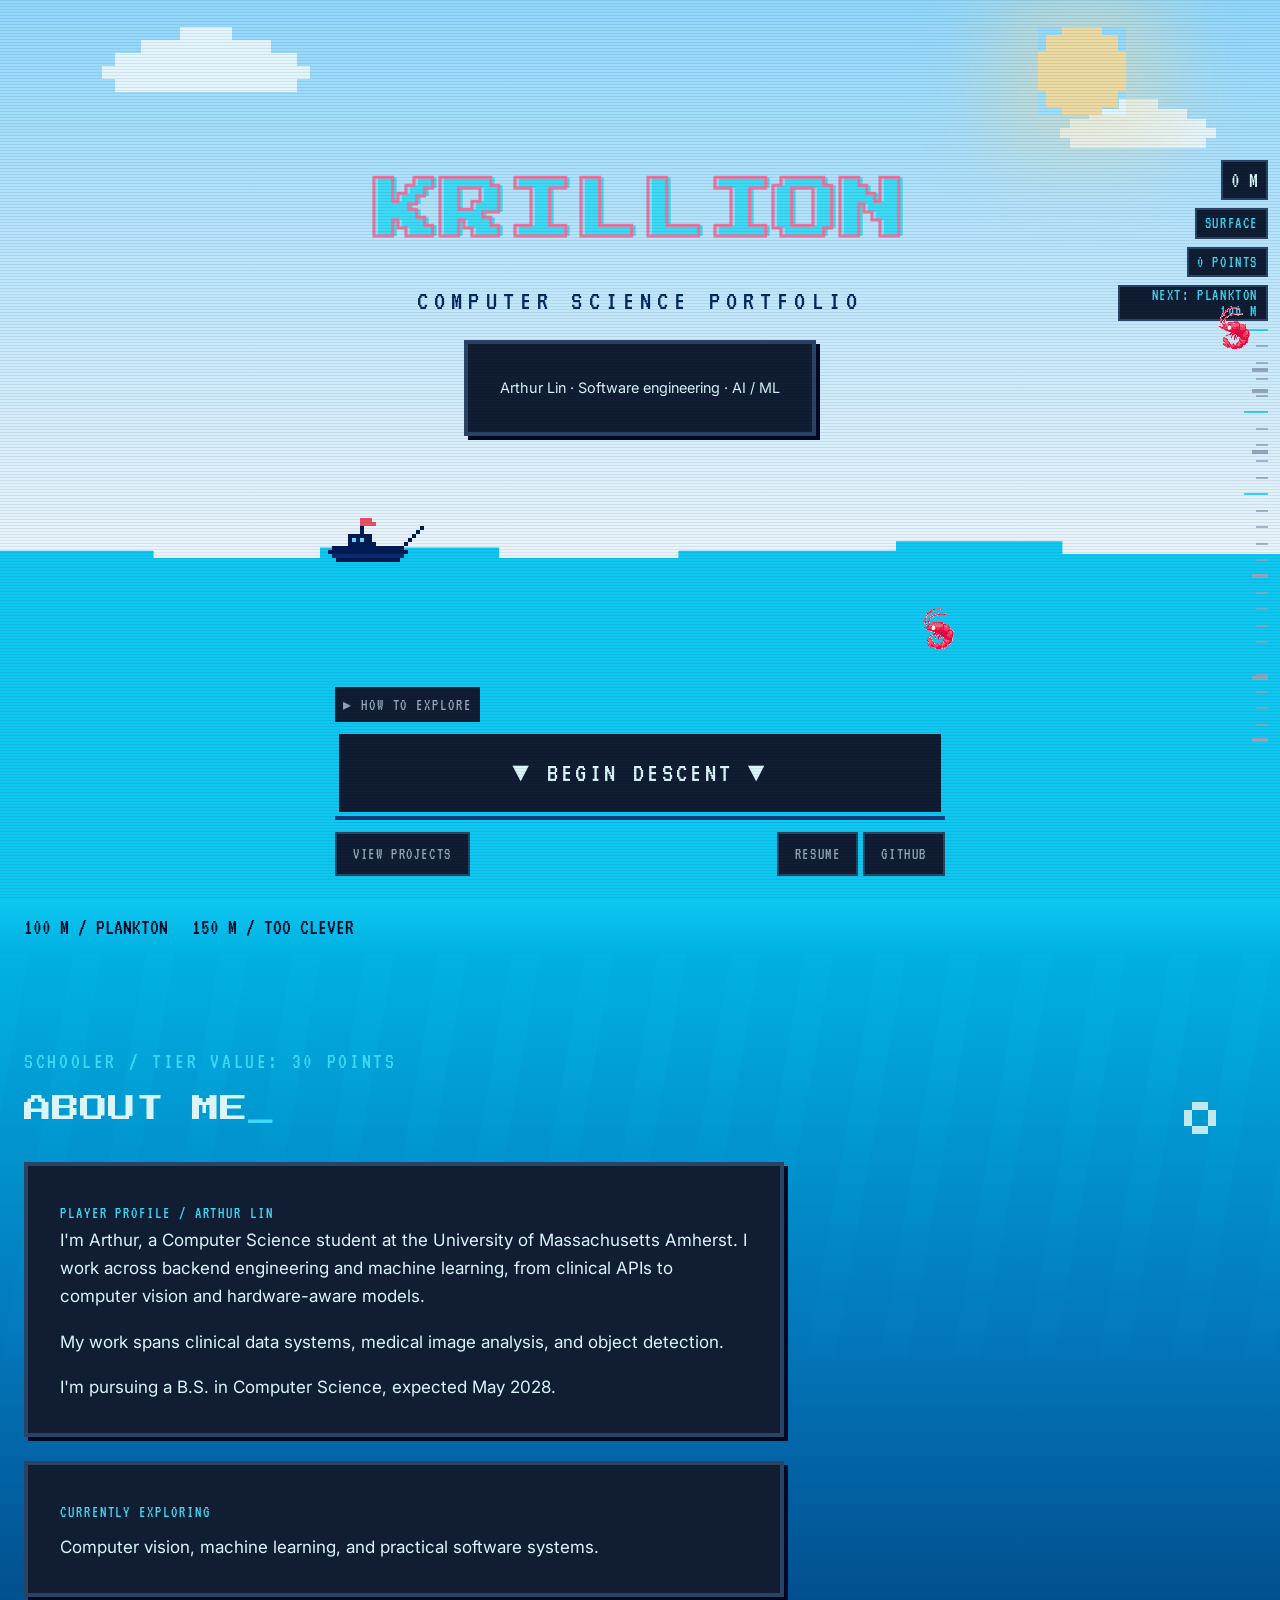
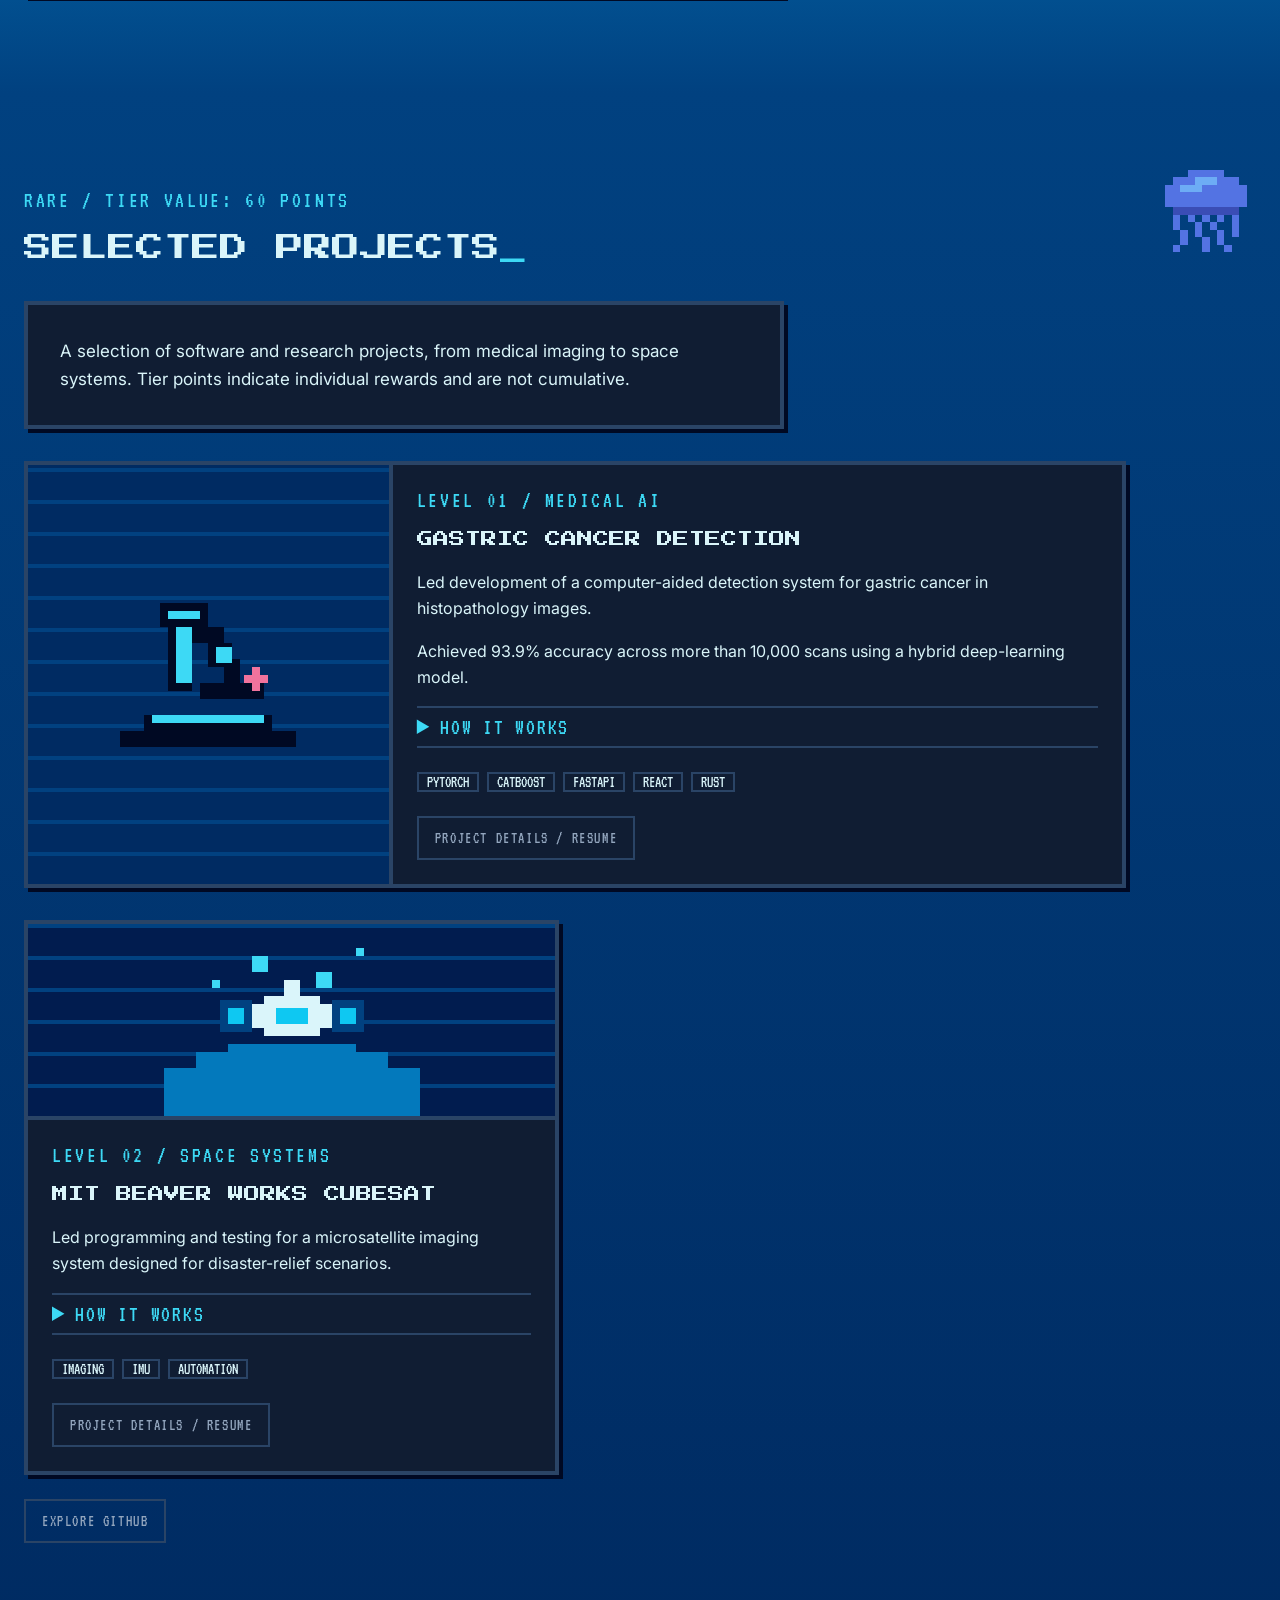
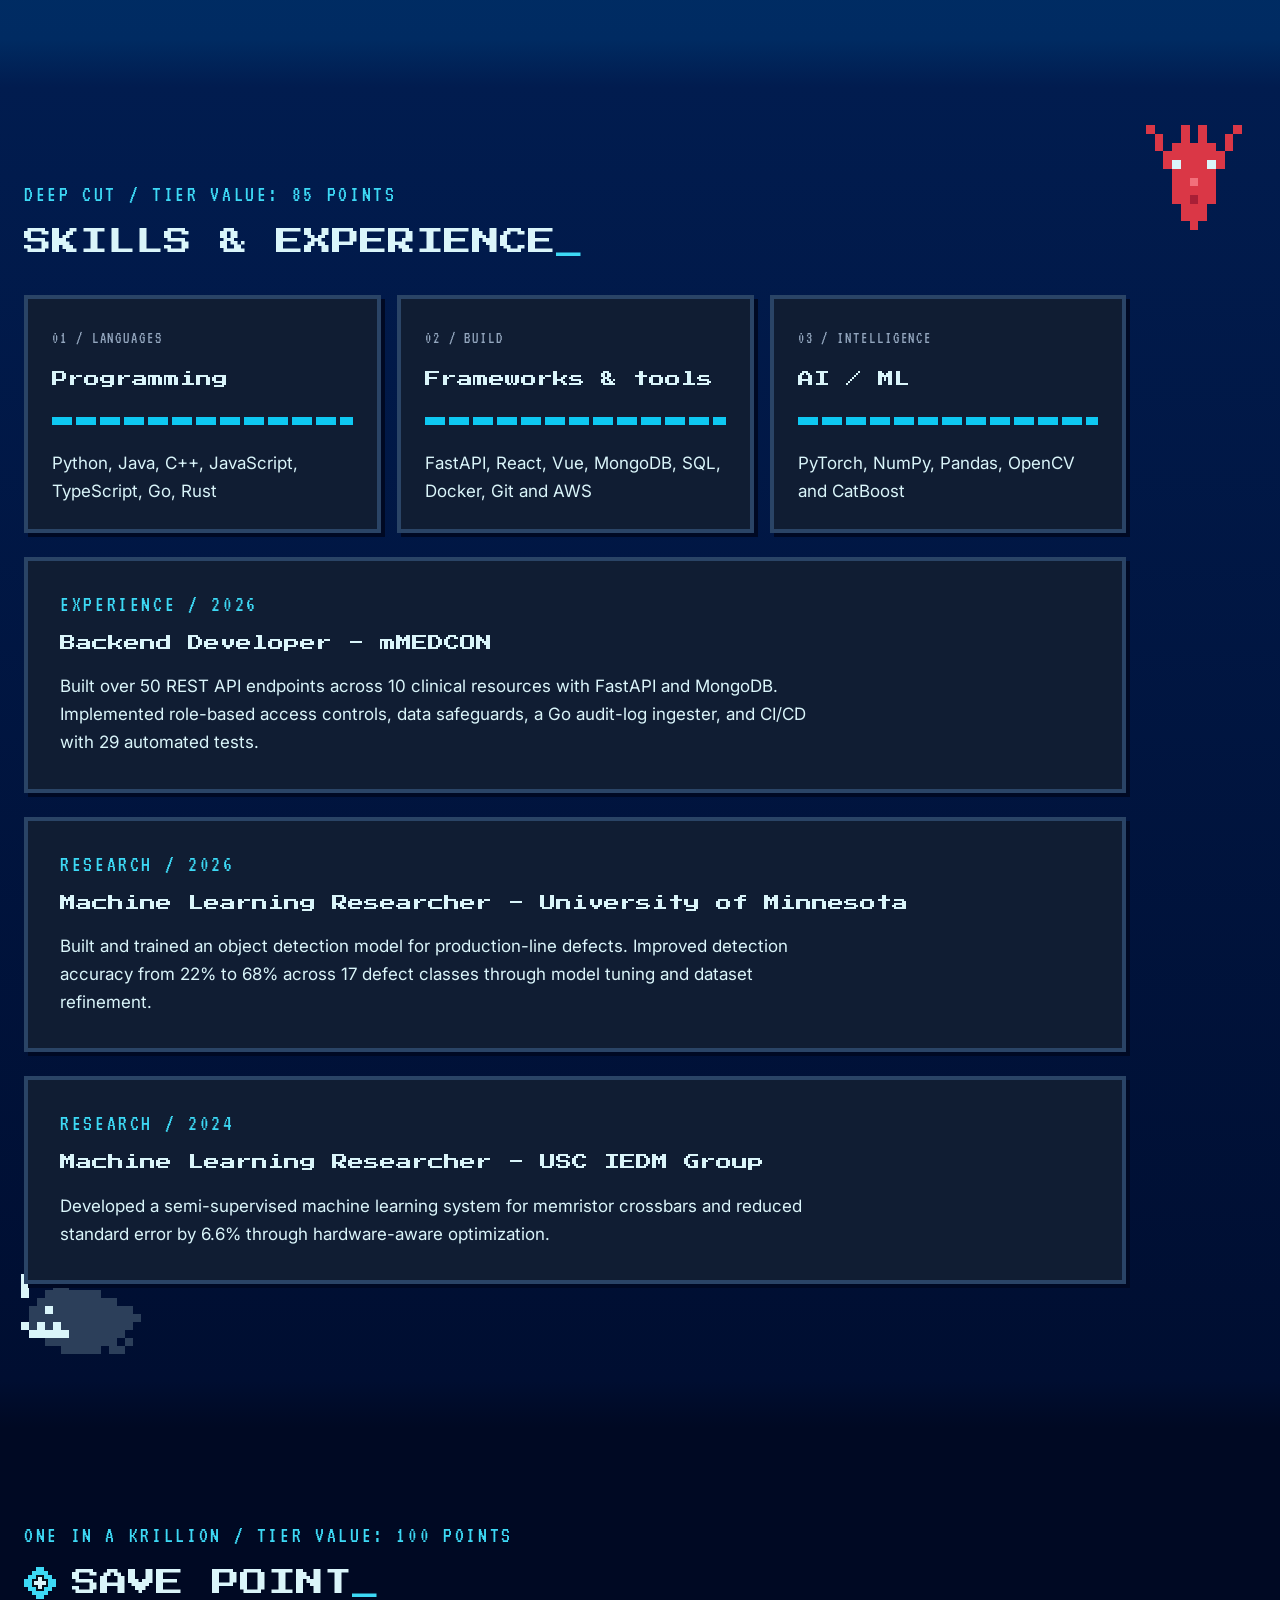
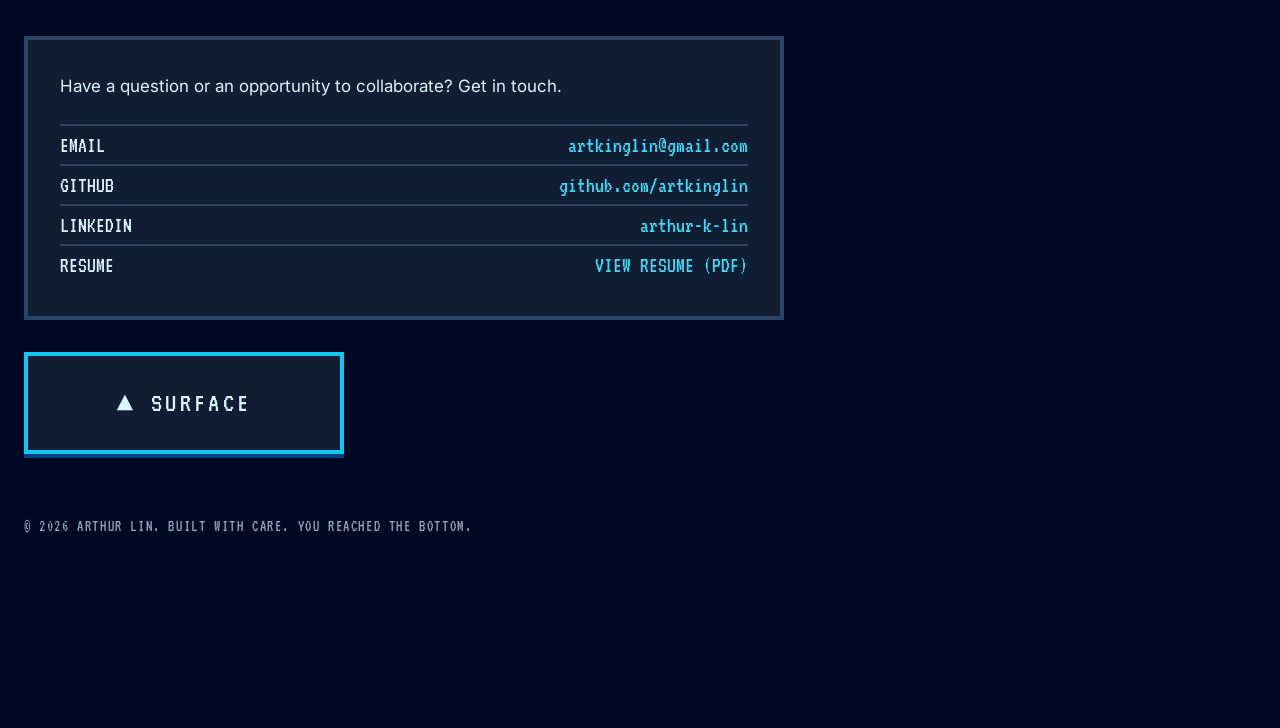
<file: index.html>
<!doctype html>
<html lang="en">
<head>
  <meta charset="utf-8">
  <meta name="viewport" content="width=device-width, initial-scale=1">
  <meta name="description" content="Krillion: a computer science portfolio and underwater exploration.">
  <title>Krillion | Computer Science Portfolio</title>
  <link rel="icon" href="assets/krillion-mark.svg" type="image/svg+xml">
  <link rel="stylesheet" href="tokens.css">
  <link rel="stylesheet" href="styles.css?v=explore-2">
</head>
<body class="scanlines" data-zone="surface">
  <a class="skip-link" href="#projects">Skip to projects</a>
  <header class="site-header" data-header>
    <nav class="nav" aria-label="Main navigation">
      <a class="nav-logo" href="#surface" aria-label="Krillion, return to surface"><img src="assets/krillion-mark.svg" alt=""></a>
      <button class="menu-toggle btn-small" type="button" aria-expanded="false" aria-controls="nav-links">Menu</button>
      <div class="nav-links" id="nav-links">
        <a href="#about">About</a><a href="#projects">Projects</a><a href="#skills">Skills</a><a href="#contact">Contact</a>
        
        <a href="Arthur_Lin_Resume-r.pdf" target="_blank" rel="noopener noreferrer">Resume</a><a href="https://github.com/artkinglin" target="_blank" rel="noopener noreferrer">GitHub</a><a href="https://www.linkedin.com/in/arthur-k-lin/" target="_blank" rel="noopener noreferrer">LinkedIn</a>
      </div>
    </nav>
  </header>
  <div class="depth-meter" data-depth-meter>
    <span class="depth-meter__readout" data-depth-readout role="meter" aria-label="Depth" aria-valuemin="0" aria-valuemax="1000" aria-valuenow="0">0 M</span>
    <span class="depth-meter__zone" data-depth-zone>SURFACE</span>
    <span class="depth-meter__zone" data-depth-points>0 POINTS</span>
    <span class="depth-meter__zone depth-next" data-depth-next>NEXT: PLANKTON 100 M</span>
    <nav class="depth-meter__track" aria-label="Depth milestones"><img data-depth-marker class="depth-meter__marker" src="assets/krillion-mark.svg" alt=""></nav>
  </div>
  <div class="tier-notice label-mono" data-tier-notice aria-live="polite"></div>
  <div class="ocean-life" aria-hidden="true">
    <div class="bubble-stream">
      <i></i><i></i><i></i><i></i><i></i><i></i><i></i><i></i><i></i><i></i><i></i><i></i>
    </div>
    <div class="fish-school">
      <svg viewBox="0 0 24 12" class="fish fish-one"><path d="M0 2h4v2h4V2h10v2h4v2h2v2h-2v2H8V8H4v2H0V8h2V4H0z"/></svg>
      <svg viewBox="0 0 24 12" class="fish fish-two"><path d="M0 2h4v2h4V2h10v2h4v2h2v2h-2v2H8V8H4v2H0V8h2V4H0z"/></svg>
      <svg viewBox="0 0 24 12" class="fish fish-three"><path d="M0 2h4v2h4V2h10v2h4v2h2v2h-2v2H8V8H4v2H0V8h2V4H0z"/></svg>
      <svg viewBox="0 0 24 12" class="fish fish-four"><path d="M0 2h4v2h4V2h10v2h4v2h2v2h-2v2H8V8H4v2H0V8h2V4H0z"/></svg>
      <svg viewBox="0 0 24 12" class="fish fish-five"><path d="M0 2h4v2h4V2h10v2h4v2h2v2h-2v2H8V8H4v2H0V8h2V4H0z"/></svg>
      <svg viewBox="0 0 24 12" class="fish fish-six"><path d="M0 2h4v2h4V2h10v2h4v2h2v2h-2v2H8V8H4v2H0V8h2V4H0z"/></svg>
      <svg viewBox="0 0 24 12" class="fish fish-seven"><path d="M0 2h4v2h4V2h10v2h4v2h2v2h-2v2H8V8H4v2H0V8h2V4H0z"/></svg>
    </div>
  </div>
  <main>
    <section class="hero zone--sky" id="surface" data-depth="0" aria-labelledby="hero-title">
      <div class="sky-art" aria-hidden="true"><img class="cloud cloud-one drift" src="assets/cloud.svg" alt=""><img class="cloud cloud-two drift" src="assets/cloud.svg" alt=""><img class="sun sun-glow" src="assets/sun.svg" alt=""></div>
      <div class="hero-title"><h1 id="hero-title" class="glitch--outline">KRILLION</h1><div class="subtitle">COMPUTER SCIENCE PORTFOLIO</div><div class="hero-tag pixel-box">Arthur Lin · Software engineering · AI / ML</div></div>
      <div class="hero-water" aria-hidden="true"><img class="boat bob" src="assets/boat.svg" alt=""><img class="hero-krill swim" src="assets/krillion-mark.svg" alt=""></div>
      <div class="hero-actions">
        <details class="explore"><summary>▸ HOW TO EXPLORE</summary><div class="pixel-box"><p>Scroll to dive. The deeper you go, the more you find.</p></div></details>
        <a class="btn-primary" href="#about" data-begin-descent>▼ BEGIN DESCENT ▼</a>
        <div class="hero-meta"><a class="btn-small" href="#projects">VIEW PROJECTS</a><div><a class="btn-small" href="Arthur_Lin_Resume-r.pdf" target="_blank" rel="noopener noreferrer">RESUME</a> <a class="btn-small" href="https://github.com/artkinglin" target="_blank" rel="noopener noreferrer">GITHUB</a></div></div>
      </div>
    </section>
    <div class="dither" style="--from:var(--water-1);--to:var(--water-1)" aria-hidden="true"></div>
    <div class="milestone-strip" id="early-descent" aria-hidden="true"><span>100 M / PLANKTON</span><span>150 M / TOO CLEVER</span></div>
    <div class="dither" style="--from:var(--water-1);--to:var(--water-2)" aria-hidden="true"></div>
    <section class="zone zone--shallows" id="about" data-depth="300" aria-labelledby="about-title"><div class="rays" aria-hidden="true"></div><img class="decor bubbles rise" src="assets/bubble.svg" alt="" aria-hidden="true"><div class="inner"><span class="eyebrow">SCHOOLER / TIER VALUE: 30 POINTS</span><h2 id="about-title">ABOUT ME<span class="accent">_</span></h2><div class="pixel-box prose"><span class="label-mono">PLAYER PROFILE / ARTHUR LIN</span><p>I'm Arthur, a Computer Science student at the University of Massachusetts Amherst. I work across backend engineering and machine learning, from clinical APIs to computer vision and hardware-aware models.</p><p>My work spans clinical data systems, medical image analysis, and object detection.</p><p>I'm pursuing a B.S. in Computer Science, expected May 2028.</p></div><!-- TODO(owner): Update this note when your current focus changes. --><aside class="pixel-box currently-exploring"><span class="label-mono">CURRENTLY EXPLORING</span><p>Computer vision, machine learning, and practical software systems.</p></aside></div></section>
    <div class="dither" style="--from:var(--water-2);--to:var(--water-3)" aria-hidden="true"></div>
    <section class="zone zone--twilight" id="projects" data-depth="600" aria-labelledby="projects-title"><img class="decor jelly bob" data-reveal src="assets/jellyfish.svg" alt="" aria-hidden="true"><div class="inner"><span class="eyebrow">RARE / TIER VALUE: 60 POINTS</span><h2 id="projects-title">SELECTED PROJECTS<span class="accent">_</span></h2><div class="pixel-box intro-panel"><p>A selection of software and research projects, from medical imaging to space systems. Tier points indicate individual rewards and are not cumulative.</p></div>
      <div class="projects-grid">
        <article class="pixel-box project featured-project"><div class="project-art" aria-hidden="true"><svg class="cover-art" viewBox="0 0 128 96" shape-rendering="crispEdges"><path fill="var(--water-7)" d="M20 76h88v8H20zM32 68h64v8H32zM44 20h12v36H44zM40 12h24v12H40zM52 24h20v8H52zM64 32h12v12H64zM72 40h8v12h-8zM60 52h32v8H60z"/><path fill="var(--cyan-text)" d="M44 16h16v4H44zM48 24h8v28h-8zM68 34h8v8h-8zM36 68h56v4H36z"/><path fill="var(--glitch-pink)" d="M82 48h12v4H82zM86 44h4v12h-4z"/></svg></div><div class="project-body"><span class="eyebrow">LEVEL 01 / MEDICAL AI</span><h3>GASTRIC CANCER DETECTION</h3><p>Led development of a computer-aided detection system for gastric cancer in histopathology images.</p><p>Achieved 93.9% accuracy across more than 10,000 scans using a hybrid deep-learning model.</p><details class="project-details"><summary>HOW IT WORKS</summary><p>Combined EfficientNetV2-B0 and CatBoost; validated interpretability with Grad-CAM and t-SNE. Built a FastAPI service and React/TypeScript interface, and reimplemented inference in Rust.</p></details><div class="tags"><span>PYTORCH</span><span>CATBOOST</span><span>FASTAPI</span><span>REACT</span><span>RUST</span></div><div class="project-links"><a class="btn-small" href="Arthur_Lin_Resume-r.pdf" target="_blank" rel="noopener noreferrer">PROJECT DETAILS / RESUME</a></div></div></article>
        <article class="pixel-box project"><div class="project-art art-two" aria-hidden="true"><svg class="cover-art" viewBox="0 0 128 96" shape-rendering="crispEdges"><path fill="var(--water-2)" d="M0 72h128v24H0zM16 64h96v8H16zM32 60h64v4H32z"/><path fill="var(--cyan-text)" d="M44 16h8v8h-8zM76 24h8v8h-8zM96 12h4v4h-4zM24 28h4v4h-4z"/><path fill="var(--foam)" d="M50 36h28v20H50zM44 40h6v12h-6zM78 40h6v12h-6zM60 28h8v8h-8z"/><path fill="var(--water-3)" d="M28 38h16v16H28zM84 38h16v16H84z"/><path fill="var(--surf)" d="M32 42h8v8h-8zM88 42h8v8h-8zM56 42h16v8H56z"/></svg></div><div class="project-body"><span class="eyebrow">LEVEL 02 / SPACE SYSTEMS</span><h3>MIT BEAVER WORKS CUBESAT</h3><p>Led programming and testing for a microsatellite imaging system designed for disaster-relief scenarios.</p><details class="project-details"><summary>HOW IT WORKS</summary><p>Developed an algorithm using IMU acceleration data to trigger onboard image capture and automated image transmission to a GitHub repository for mission logging.</p></details><div class="tags"><span>IMAGING</span><span>IMU</span><span>AUTOMATION</span></div><div class="project-links"><a class="btn-small" href="Arthur_Lin_Resume-r.pdf" target="_blank" rel="noopener noreferrer">PROJECT DETAILS / RESUME</a></div></div></article>
      </div><div class="project-more"><a class="btn-small" href="https://github.com/artkinglin" target="_blank" rel="noopener noreferrer">EXPLORE GITHUB</a></div></div></section>
    <div class="transition-band" aria-hidden="true"><div class="dither" style="--from:var(--water-3);--to:var(--water-4)"></div><div class="dither" style="--from:var(--water-4);--to:var(--water-5)"></div></div>
    <section class="zone zone--midnight" id="skills" data-depth="850" aria-labelledby="skills-title"><img class="decor squid bob" src="assets/squid.svg" alt="" aria-hidden="true"><img class="decor angler swim" data-reveal src="assets/anglerfish.svg" alt="" aria-hidden="true"><div class="inner"><span class="eyebrow">DEEP CUT / TIER VALUE: 85 POINTS</span><h2 id="skills-title">SKILLS &amp; EXPERIENCE<span class="accent">_</span></h2><div class="skill-grid"><div class="pixel-box skill-card"><span class="label-mono">01 / LANGUAGES</span><h3>Programming</h3><div class="segments" aria-hidden="true"></div><p>Python, Java, C++, JavaScript, TypeScript, Go, Rust</p></div><div class="pixel-box skill-card"><span class="label-mono">02 / BUILD</span><h3>Frameworks &amp; tools</h3><div class="segments" aria-hidden="true"></div><p>FastAPI, React, Vue, MongoDB, SQL, Docker, Git and AWS</p></div><div class="pixel-box skill-card"><span class="label-mono">03 / INTELLIGENCE</span><h3>AI / ML</h3><div class="segments" aria-hidden="true"></div><p>PyTorch, NumPy, Pandas, OpenCV and CatBoost</p></div></div><div class="pixel-box experience"><span class="eyebrow">EXPERIENCE / 2026</span><h3>Backend Developer - mMEDCON</h3><p>Built over 50 REST API endpoints across 10 clinical resources with FastAPI and MongoDB. Implemented role-based access controls, data safeguards, a Go audit-log ingester, and CI/CD with 29 automated tests.</p></div><div class="pixel-box experience"><span class="eyebrow">RESEARCH / 2026</span><h3>Machine Learning Researcher - University of Minnesota</h3><p>Built and trained an object detection model for production-line defects. Improved detection accuracy from 22% to 68% across 17 defect classes through model tuning and dataset refinement.</p></div><div class="pixel-box experience"><span class="eyebrow">RESEARCH / 2024</span><h3>Machine Learning Researcher - USC IEDM Group</h3><p>Developed a semi-supervised machine learning system for memristor crossbars and reduced standard error by 6.6% through hardware-aware optimization.</p></div></div></section>
    <div class="transition-band deep" aria-hidden="true"><div class="dither" style="--from:var(--water-5);--to:var(--water-6)"></div><div class="dither" style="--from:var(--water-6);--to:var(--water-7)"></div></div>
    <section class="zone zone--seabed" id="contact" data-depth="1000" aria-labelledby="contact-title"><div class="inner"><span class="eyebrow">ONE IN A KRILLION / TIER VALUE: 100 POINTS</span><div class="save-heading" data-reveal><svg class="save-icon" viewBox="0 0 32 32" aria-hidden="true" shape-rendering="crispEdges"><path fill="var(--cyan-text)" d="M12 0h8v4h4v4h4v4h4v8h-4v4h-4v4h-4v4h-8v-4H8v-4H4v-4H0v-8h4V8h4V4h4z"/><path fill="var(--panel-deep)" d="M12 8h8v4h4v8h-4v4h-8v-4H8v-8h4z"/><path fill="var(--foam)" d="M14 10h4v12h-4zM10 14h12v4H10z"/></svg><h2 id="contact-title">SAVE POINT<span class="accent">_</span></h2></div><div class="pixel-box contact-panel"><p>Have a question or an opportunity to collaborate? Get in touch.</p><ul class="contact-list"><li>EMAIL <a href="mailto:artkinglin@gmail.com">artkinglin@gmail.com</a></li><li>GITHUB <a href="https://github.com/artkinglin" target="_blank" rel="noopener noreferrer">github.com/artkinglin</a></li><li>LINKEDIN <a href="https://www.linkedin.com/in/arthur-k-lin/" target="_blank" rel="noopener noreferrer">arthur-k-lin</a></li><li>RESUME <a href="Arthur_Lin_Resume-r.pdf" target="_blank" rel="noopener noreferrer">VIEW RESUME (PDF)</a></li></ul></div><a class="btn-primary surface-button" href="#surface">▲ SURFACE</a><footer><span>© 2026 ARTHUR LIN. BUILT WITH CARE. YOU REACHED THE BOTTOM.</span></footer></div></section>
  </main>
  <script src="script.js"></script>
  <script src="depth.js"></script>
</body>
</html>
</file>
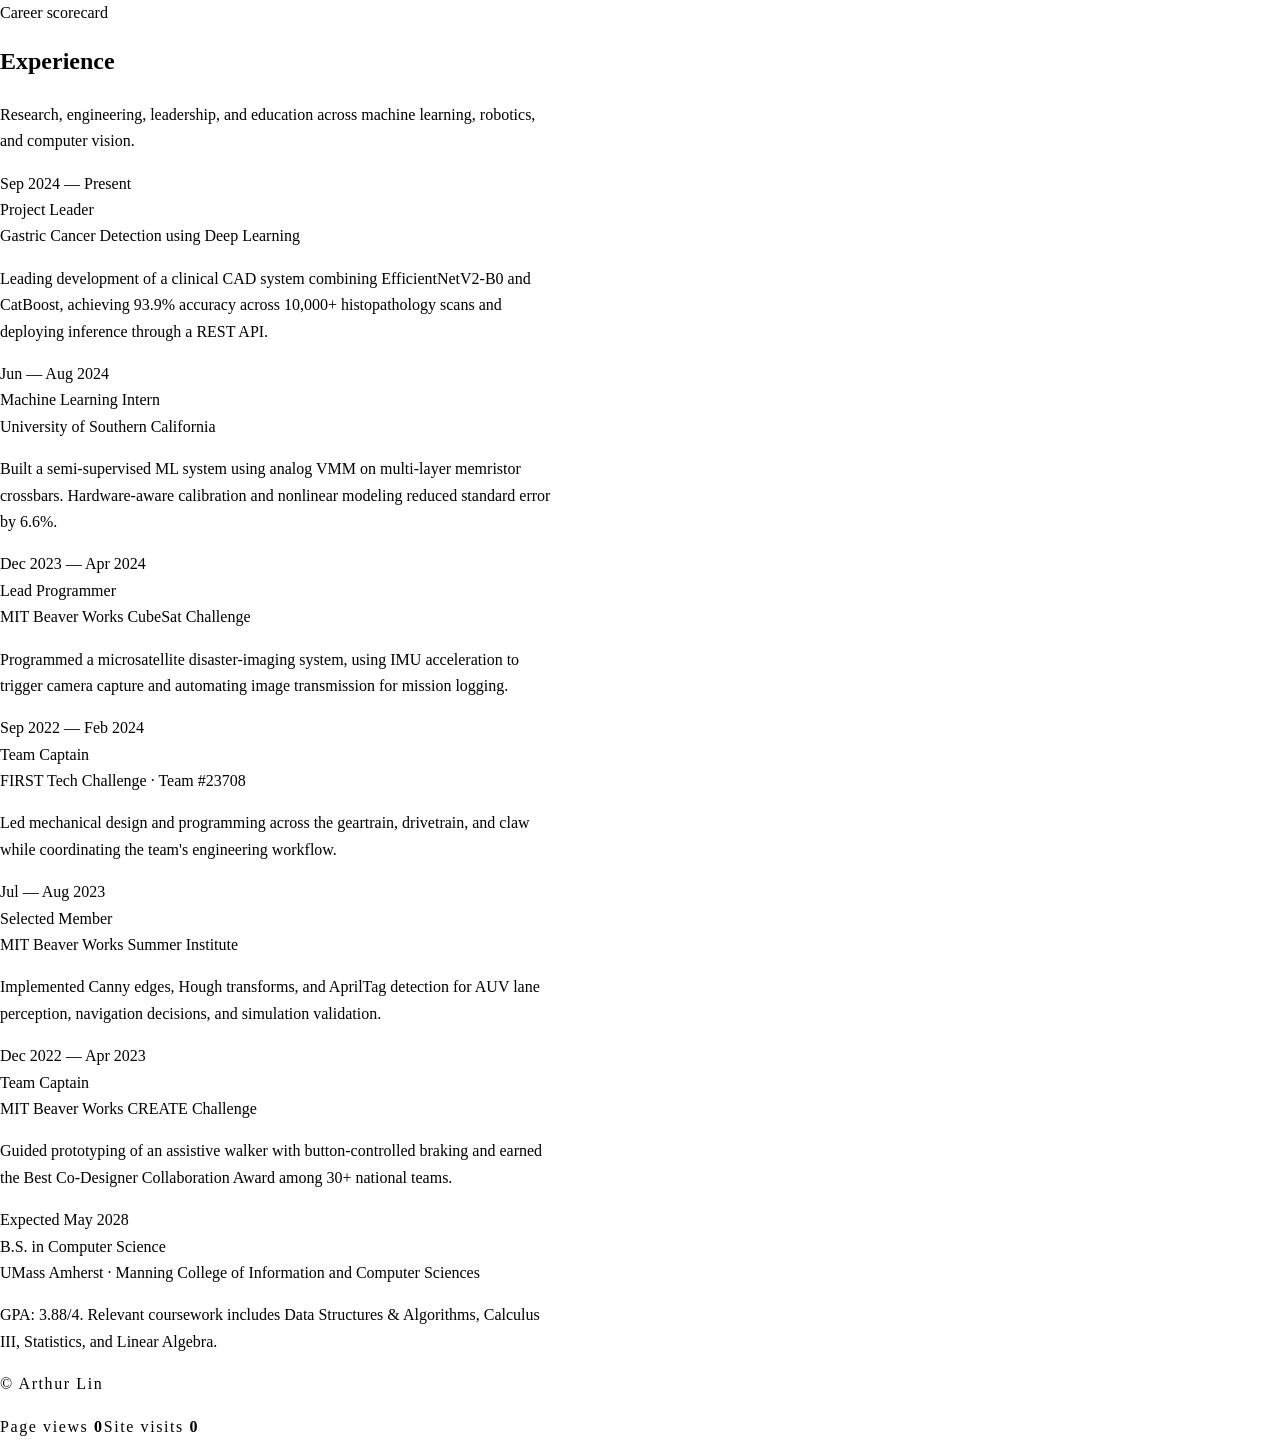
<file: experience.html>
<!doctype html>
<html lang="en">
<head>
  <meta charset="utf-8">
  <meta name="viewport" content="width=device-width, initial-scale=1">
  <meta name="description" content="Education, research, and engineering experience of Arthur Lin.">
  <title>Experience | Arthur Lin</title>
  <link rel="stylesheet" href="styles.css">
  <script src="script.js" defer></script>
</head>
<body class="subpage">
  <header class="site-header">
    <nav class="scoreboard-nav shell" aria-label="Main navigation">
      <a class="scoreboard-brand" href="index.html"><span class="inning">AL</span><span>Arthur Lin</span></a>
      <button class="menu-toggle" type="button" aria-expanded="false" aria-controls="site-links"><span></span><span></span><span></span><span class="sr-only">Open menu</span></button>
      <div class="site-links" id="site-links">
        <a href="index.html">Home</a><a href="projects.html">Projects</a><a href="skills.html">Skills</a><a class="active" href="experience.html">Experience</a>
      </div>
    </nav>
  </header>

  <main>
    <section class="page-hero">
      <div class="shell">
        <p class="page-kicker">Career scorecard</p>
        <h1>Experience</h1>
        <p class="page-lead">Research, engineering, leadership, and education across machine learning, robotics, and computer vision.</p>
      </div>
    </section>

    <section class="content-section">
      <div class="shell timeline">
        <article class="timeline-entry reveal">
          <time class="timeline-date">Sep 2024 — Present</time>
          <div class="timeline-card">
            <h2>Project Leader</h2><p class="timeline-org">Gastric Cancer Detection using Deep Learning</p>
            <p>Leading development of a clinical CAD system combining EfficientNetV2-B0 and CatBoost, achieving 93.9% accuracy across 10,000+ histopathology scans and deploying inference through a REST API.</p>
          </div>
        </article>
        <article class="timeline-entry reveal">
          <time class="timeline-date">Jun — Aug 2024</time>
          <div class="timeline-card">
            <h2>Machine Learning Intern</h2><p class="timeline-org">University of Southern California</p>
            <p>Built a semi-supervised ML system using analog VMM on multi-layer memristor crossbars. Hardware-aware calibration and nonlinear modeling reduced standard error by 6.6%.</p>
          </div>
        </article>
        <article class="timeline-entry reveal">
          <time class="timeline-date">Dec 2023 — Apr 2024</time>
          <div class="timeline-card">
            <h2>Lead Programmer</h2><p class="timeline-org">MIT Beaver Works CubeSat Challenge</p>
            <p>Programmed a microsatellite disaster-imaging system, using IMU acceleration to trigger camera capture and automating image transmission for mission logging.</p>
          </div>
        </article>
        <article class="timeline-entry reveal">
          <time class="timeline-date">Sep 2022 — Feb 2024</time>
          <div class="timeline-card">
            <h2>Team Captain</h2><p class="timeline-org">FIRST Tech Challenge · Team #23708</p>
            <p>Led mechanical design and programming across the geartrain, drivetrain, and claw while coordinating the team's engineering workflow.</p>
          </div>
        </article>
        <article class="timeline-entry reveal">
          <time class="timeline-date">Jul — Aug 2023</time>
          <div class="timeline-card">
            <h2>Selected Member</h2><p class="timeline-org">MIT Beaver Works Summer Institute</p>
            <p>Implemented Canny edges, Hough transforms, and AprilTag detection for AUV lane perception, navigation decisions, and simulation validation.</p>
          </div>
        </article>
        <article class="timeline-entry reveal">
          <time class="timeline-date">Dec 2022 — Apr 2023</time>
          <div class="timeline-card">
            <h2>Team Captain</h2><p class="timeline-org">MIT Beaver Works CREATE Challenge</p>
            <p>Guided prototyping of an assistive walker with button-controlled braking and earned the Best Co-Designer Collaboration Award among 30+ national teams.</p>
          </div>
        </article>
        <article class="timeline-entry reveal">
          <time class="timeline-date">Expected May 2028</time>
          <div class="timeline-card education-card">
            <h2>B.S. in Computer Science</h2><p class="timeline-org">UMass Amherst · Manning College of Information and Computer Sciences</p>
            <p>GPA: 3.88/4. Relevant coursework includes Data Structures & Algorithms, Calculus III, Statistics, and Linear Algebra.</p>
          </div>
        </article>
      </div>
    </section>
  </main>

  <footer class="site-footer"><div class="shell footer-grid"><p>© <span data-year></span> Arthur Lin</p><div class="view-counter"><span>Page views <strong data-page-views>0</strong></span><span>Site visits <strong data-site-views>0</strong></span></div></div></footer>
</body>
</html>
</file>
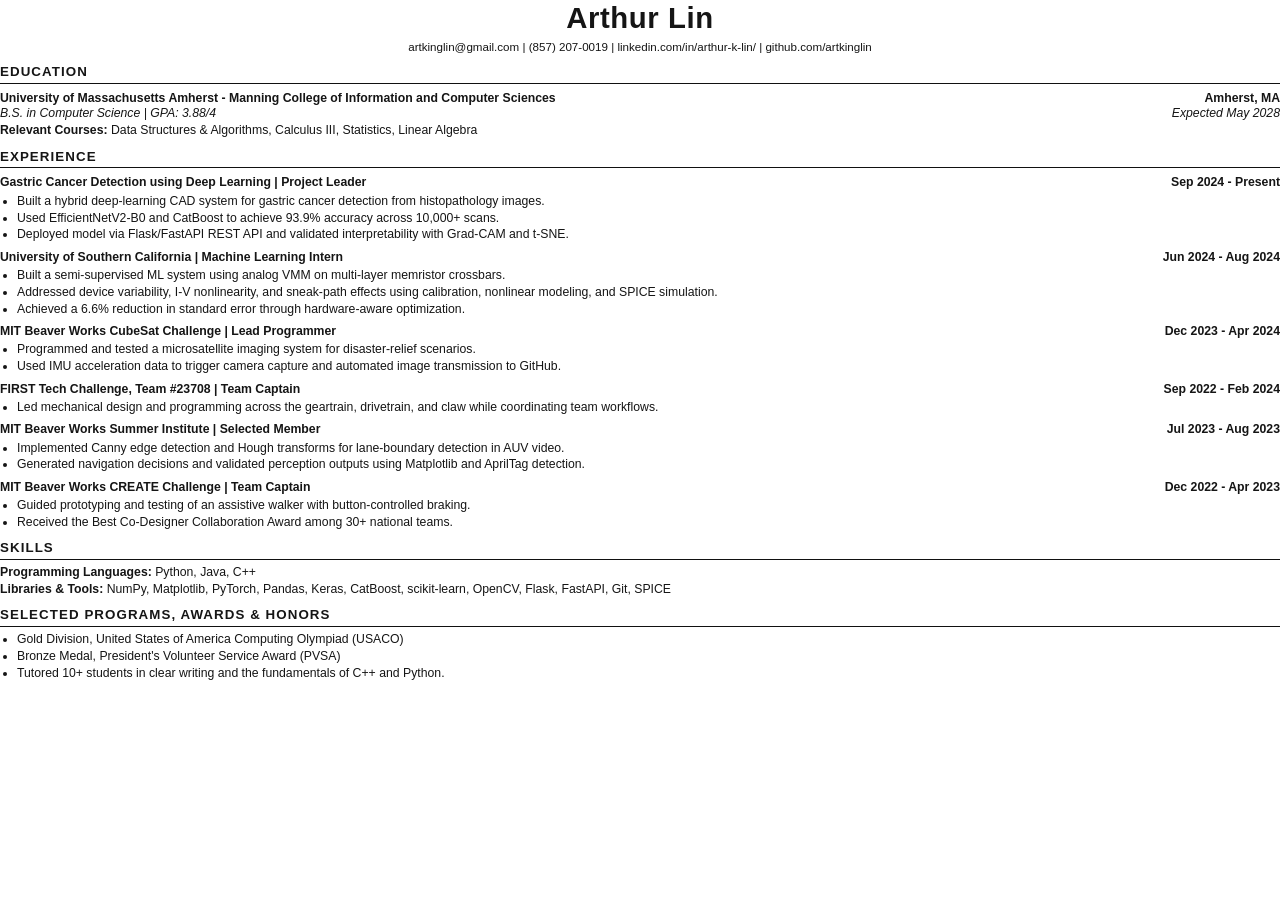
<file: resume.html>
<!doctype html>
<html lang="en">
<head>
  <meta charset="utf-8">
  <title>Arthur Lin Resume</title>
  <style>
    @page { size: letter; margin: .45in .55in; }
    * { box-sizing: border-box; }
    body { margin: 0; color: #151515; font-family: Arial, Helvetica, sans-serif; font-size: 9.2pt; line-height: 1.25; }
    header { text-align: center; }
    h1 { margin: 0 0 3px; font-size: 22pt; letter-spacing: .02em; }
    .contact { font-size: 8.7pt; }
    .contact a { color: inherit; text-decoration: none; }
    section { margin-top: 10px; }
    h2 { margin: 0 0 5px; padding-bottom: 2px; border-bottom: 1.4px solid #111; font-size: 10pt; letter-spacing: .08em; text-transform: uppercase; }
    .entry { margin-top: 7px; }
    .entry-head { display: flex; justify-content: space-between; gap: 15px; font-weight: 700; }
    .entry-sub { display: flex; justify-content: space-between; gap: 15px; font-style: italic; }
    p { margin: 2px 0; }
    ul { margin: 3px 0 0 17px; padding: 0; }
    li { margin: 1.5px 0; }
    .skills p { margin: 2px 0; }
  </style>
</head>
<body>
  <header>
    <h1>Arthur Lin</h1>
    <div class="contact">
      <a href="mailto:artkinglin@gmail.com">artkinglin@gmail.com</a> |
      (857) 207-0019 |
      <a href="https://linkedin.com/in/arthur-k-lin/">linkedin.com/in/arthur-k-lin/</a> |
      <a href="https://github.com/artkinglin">github.com/artkinglin</a>
    </div>
  </header>

  <section>
    <h2>Education</h2>
    <div class="entry">
      <div class="entry-head"><span>University of Massachusetts Amherst - Manning College of Information and Computer Sciences</span><span>Amherst, MA</span></div>
      <div class="entry-sub"><span>B.S. in Computer Science | GPA: 3.88/4</span><span>Expected May 2028</span></div>
      <p><strong>Relevant Courses:</strong> Data Structures & Algorithms, Calculus III, Statistics, Linear Algebra</p>
    </div>
  </section>

  <section>
    <h2>Experience</h2>
    <div class="entry">
      <div class="entry-head"><span>Gastric Cancer Detection using Deep Learning | Project Leader</span><span>Sep 2024 - Present</span></div>
      <ul>
        <li>Built a hybrid deep-learning CAD system for gastric cancer detection from histopathology images.</li>
        <li>Used EfficientNetV2-B0 and CatBoost to achieve 93.9% accuracy across 10,000+ scans.</li>
        <li>Deployed model via Flask/FastAPI REST API and validated interpretability with Grad-CAM and t-SNE.</li>
      </ul>
    </div>
    <div class="entry">
      <div class="entry-head"><span>University of Southern California | Machine Learning Intern</span><span>Jun 2024 - Aug 2024</span></div>
      <ul>
        <li>Built a semi-supervised ML system using analog VMM on multi-layer memristor crossbars.</li>
        <li>Addressed device variability, I-V nonlinearity, and sneak-path effects using calibration, nonlinear modeling, and SPICE simulation.</li>
        <li>Achieved a 6.6% reduction in standard error through hardware-aware optimization.</li>
      </ul>
    </div>
    <div class="entry">
      <div class="entry-head"><span>MIT Beaver Works CubeSat Challenge | Lead Programmer</span><span>Dec 2023 - Apr 2024</span></div>
      <ul>
        <li>Programmed and tested a microsatellite imaging system for disaster-relief scenarios.</li>
        <li>Used IMU acceleration data to trigger camera capture and automated image transmission to GitHub.</li>
      </ul>
    </div>
    <div class="entry">
      <div class="entry-head"><span>FIRST Tech Challenge, Team #23708 | Team Captain</span><span>Sep 2022 - Feb 2024</span></div>
      <ul><li>Led mechanical design and programming across the geartrain, drivetrain, and claw while coordinating team workflows.</li></ul>
    </div>
    <div class="entry">
      <div class="entry-head"><span>MIT Beaver Works Summer Institute | Selected Member</span><span>Jul 2023 - Aug 2023</span></div>
      <ul>
        <li>Implemented Canny edge detection and Hough transforms for lane-boundary detection in AUV video.</li>
        <li>Generated navigation decisions and validated perception outputs using Matplotlib and AprilTag detection.</li>
      </ul>
    </div>
    <div class="entry">
      <div class="entry-head"><span>MIT Beaver Works CREATE Challenge | Team Captain</span><span>Dec 2022 - Apr 2023</span></div>
      <ul>
        <li>Guided prototyping and testing of an assistive walker with button-controlled braking.</li>
        <li>Received the Best Co-Designer Collaboration Award among 30+ national teams.</li>
      </ul>
    </div>
  </section>

  <section class="skills">
    <h2>Skills</h2>
    <p><strong>Programming Languages:</strong> Python, Java, C++</p>
    <p><strong>Libraries & Tools:</strong> NumPy, Matplotlib, PyTorch, Pandas, Keras, CatBoost, scikit-learn, OpenCV, Flask, FastAPI, Git, SPICE</p>
  </section>

  <section>
    <h2>Selected Programs, Awards & Honors</h2>
    <ul>
      <li>Gold Division, United States of America Computing Olympiad (USACO)</li>
      <li>Bronze Medal, President's Volunteer Service Award (PVSA)</li>
      <li>Tutored 10+ students in clear writing and the fundamentals of C++ and Python.</li>
    </ul>
  </section>
</body>
</html>
</file>
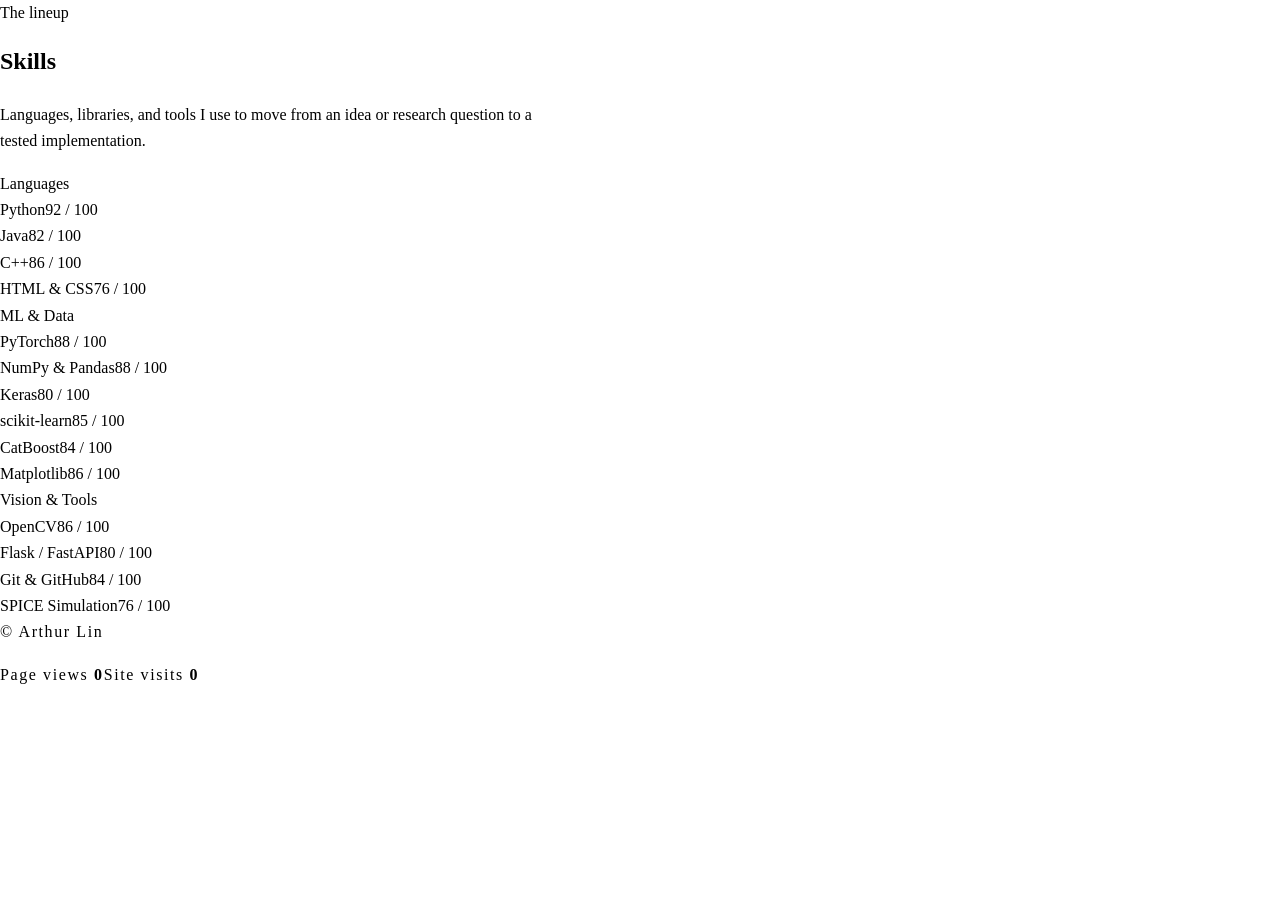
<file: skills.html>
<!doctype html>
<html lang="en">
<head>
  <meta charset="utf-8">
  <meta name="viewport" content="width=device-width, initial-scale=1">
  <meta name="description" content="Technical skills and tools used by Arthur Lin.">
  <title>Skills | Arthur Lin</title>
  <link rel="stylesheet" href="styles.css">
  <script src="script.js" defer></script>
</head>
<body class="subpage">
  <header class="site-header">
    <nav class="scoreboard-nav shell" aria-label="Main navigation">
      <a class="scoreboard-brand" href="index.html"><span class="inning">AL</span><span>Arthur Lin</span></a>
      <button class="menu-toggle" type="button" aria-expanded="false" aria-controls="site-links"><span></span><span></span><span></span><span class="sr-only">Open menu</span></button>
      <div class="site-links" id="site-links">
        <a href="index.html">Home</a><a href="projects.html">Projects</a><a class="active" href="skills.html">Skills</a><a href="experience.html">Experience</a>
      </div>
    </nav>
  </header>

  <main>
    <section class="page-hero">
      <div class="shell">
        <p class="page-kicker">The lineup</p>
        <h1>Skills</h1>
        <p class="page-lead">Languages, libraries, and tools I use to move from an idea or research question to a tested implementation.</p>
      </div>
    </section>

    <section class="content-section">
      <div class="shell skills-groups">
        <section class="skill-group reveal">
          <h2>Languages</h2>
          <div class="skill-list">
            <div class="skill-card"><div class="skill-meta"><span>Python</span><span>92 / 100</span></div><div class="skill-track"><div class="skill-fill" data-level="92"></div></div></div>
            <div class="skill-card"><div class="skill-meta"><span>Java</span><span>82 / 100</span></div><div class="skill-track"><div class="skill-fill" data-level="82"></div></div></div>
            <div class="skill-card"><div class="skill-meta"><span>C++</span><span>86 / 100</span></div><div class="skill-track"><div class="skill-fill" data-level="86"></div></div></div>
            <div class="skill-card"><div class="skill-meta"><span>HTML & CSS</span><span>76 / 100</span></div><div class="skill-track"><div class="skill-fill" data-level="76"></div></div></div>
          </div>
        </section>

        <section class="skill-group reveal">
          <h2>ML & Data</h2>
          <div class="skill-list">
            <div class="skill-card"><div class="skill-meta"><span>PyTorch</span><span>88 / 100</span></div><div class="skill-track"><div class="skill-fill" data-level="88"></div></div></div>
            <div class="skill-card"><div class="skill-meta"><span>NumPy & Pandas</span><span>88 / 100</span></div><div class="skill-track"><div class="skill-fill" data-level="88"></div></div></div>
            <div class="skill-card"><div class="skill-meta"><span>Keras</span><span>80 / 100</span></div><div class="skill-track"><div class="skill-fill" data-level="80"></div></div></div>
            <div class="skill-card"><div class="skill-meta"><span>scikit-learn</span><span>85 / 100</span></div><div class="skill-track"><div class="skill-fill" data-level="85"></div></div></div>
            <div class="skill-card"><div class="skill-meta"><span>CatBoost</span><span>84 / 100</span></div><div class="skill-track"><div class="skill-fill" data-level="84"></div></div></div>
            <div class="skill-card"><div class="skill-meta"><span>Matplotlib</span><span>86 / 100</span></div><div class="skill-track"><div class="skill-fill" data-level="86"></div></div></div>
          </div>
        </section>

        <section class="skill-group reveal">
          <h2>Vision & Tools</h2>
          <div class="skill-list">
            <div class="skill-card"><div class="skill-meta"><span>OpenCV</span><span>86 / 100</span></div><div class="skill-track"><div class="skill-fill" data-level="86"></div></div></div>
            <div class="skill-card"><div class="skill-meta"><span>Flask / FastAPI</span><span>80 / 100</span></div><div class="skill-track"><div class="skill-fill" data-level="80"></div></div></div>
            <div class="skill-card"><div class="skill-meta"><span>Git & GitHub</span><span>84 / 100</span></div><div class="skill-track"><div class="skill-fill" data-level="84"></div></div></div>
            <div class="skill-card"><div class="skill-meta"><span>SPICE Simulation</span><span>76 / 100</span></div><div class="skill-track"><div class="skill-fill" data-level="76"></div></div></div>
          </div>
        </section>
      </div>
    </section>
  </main>

  <footer class="site-footer"><div class="shell footer-grid"><p>© <span data-year></span> Arthur Lin</p><div class="view-counter"><span>Page views <strong data-page-views>0</strong></span><span>Site visits <strong data-site-views>0</strong></span></div></div></footer>
</body>
</html>
</file>
<file: tokens.css>
/* Krillion design tokens: retro pixel-art ocean dive.
   Colors sampled from reference-homepage.png and reference-tiers.png.
   Single source of truth. Never hardcode colors, fonts or spacing elsewhere. */
@import url("https://fonts.googleapis.com/css2?family=Inter:wght@400;500;600&family=Press+Start+2P&family=VT323&display=swap");

:root {
  /* Sky and sun */
  --sky-top: #90D7FC;
  --sky-horizon: #EAF4FB;
  --sun: #EBDAA4;
  --cloud: #F0FAFD;

  /* Water depth ramp (surface to seabed), sampled from the tiers art */
  --water-0: #0EC8F2;   /* waterline shimmer */
  --water-1: #00B0E1;   /* just under the surface */
  --water-2: #0379BC;
  --water-3: #014180;
  --water-4: #002B62;
  --water-5: #011C4F;
  --water-6: #000E31;
  --water-7: #000923;   /* seabed */

  /* UI colors */
  --panel: #101D33;        /* buttons, cards, meter boxes */
  --panel-deep: #060F1B;   /* hero bottom vignette, footer */
  --surf: #0EC8F2;         /* primary UI accent: borders, links, focus, CTA frame */
  --cyan-text: #3DD9F5;    /* subtitles and labels in cyan */
  --foam: #DAF5FA;         /* primary text */
  --brine: #93A6BE;        /* secondary text (grey-blue) */
  --border-dim: #2A4466;   /* quiet borders on small outlined buttons */

  /* Warm accents */
  --krill-red: #F42053;    /* the krill (matches the logo artwork), squid, flag: the "living" accent. Use sparingly. */
  --glitch-pink: #F0739D;  /* hero title stroke only */
  --glitch-cyan: #3DD9F5;  /* hero title offset only */

  /* Creature palette (for sprites and decoration only, never UI fills) */
  --jelly: #5373E3; --jelly-light: #6DACF5; --jelly-dark: #3A4DB5;
  --fish-cyan: #28DAFA; --angler: #2C3F5A;
  --coral-red: #D0365F; --coral-pink: #E0609A; --coral-purple: #8B4FC9; --coral-blue: #2E4FBF;

  /* Semantic */
  --bg: var(--water-7);
  --surface: var(--panel);
  --border: var(--surf);
  --text: var(--foam);
  --text-muted: var(--brine);
  --accent: var(--surf);
  --accent-warm: var(--krill-red);

  /* Typography */
  --font-display: "Press Start 2P", "Courier New", monospace;
  --font-ui: "VT323", "Courier New", monospace;
  --font-body: "Inter", system-ui, -apple-system, "Segoe UI", sans-serif;
  --text-xs: 1rem; --text-ui: 1.375rem; --text-base: 1.0625rem; --text-lg: 1.25rem;
  --text-h3: 1rem;
  --text-h2: clamp(1.1rem, 2.6vw, 1.75rem);
  --text-h1: clamp(1.75rem, 6vw, 4rem);

  /* Spacing: 8px grid; --px is one "game pixel" */
  --space-1: 8px; --space-2: 16px; --space-3: 24px; --space-4: 32px;
  --space-6: 48px; --space-8: 64px; --space-12: 96px;
  --px: 4px;

  /* Shape: square corners; hard offset shadows, never blur (exceptions: sun glow, krill glow, scanlines) */
  --radius: 0;
  --shadow-hard: 4px 4px 0 var(--water-7);
  --max-width: 1120px;
}

/* ---- Retro patterns ---- */
img, canvas, svg.pixel { image-rendering: pixelated; }

.glitch {                    /* solid glitch text */
  font-family: var(--font-display); color: #F3F0F9; text-transform: uppercase; line-height: 1.4;
  text-shadow: -2px 0 var(--glitch-pink), 2px 0 var(--glitch-cyan);
}
.glitch--outline {           /* HERO TITLE: hollow letters with pink stroke and cyan offset, as in the homepage reference */
  font-family: var(--font-display); text-transform: uppercase; line-height: 1.3;
  color: transparent; -webkit-text-stroke: 3px var(--glitch-pink);
  text-shadow: 4px 0 0 var(--glitch-cyan), -2px 0 0 rgba(61, 217, 245, .35);
}

.pixel-box { background: var(--panel); border: var(--px) solid var(--border-dim); border-radius: var(--radius); box-shadow: var(--shadow-hard); }
.pixel-box:hover { border-color: var(--surf); transform: translate(-2px, -2px); }

.btn-primary {               /* BEGIN DESCENT style: dark fill, 4px cyan frame, arrows either side */
  display: inline-flex; align-items: center; justify-content: center; gap: var(--space-2);
  font-family: var(--font-ui); font-size: 1.75rem; letter-spacing: .12em; text-transform: uppercase; color: var(--foam);
  background: var(--panel); border: var(--px) solid var(--surf); border-radius: var(--radius);
  box-shadow: 0 var(--px) 0 var(--water-3); padding: var(--space-3) var(--space-6); cursor: pointer; width: min(100%, 610px);
}
.btn-primary:hover { background: #16294a; transform: translateY(-2px); }
.btn-primary:active { transform: translateY(var(--px)); box-shadow: none; }
.btn-small {                 /* THEMED PACKS style: small outlined chips */
  font-family: var(--font-ui); font-size: var(--text-xs); letter-spacing: .1em; text-transform: uppercase; color: var(--brine);
  background: transparent; border: 2px solid var(--border-dim); border-radius: var(--radius); padding: 6px 16px; cursor: pointer;
}
.btn-small:hover { color: var(--foam); border-color: var(--surf); }
.label-mono { font-family: var(--font-ui); font-size: var(--text-xs); letter-spacing: .12em; text-transform: uppercase; color: var(--brine); }
.subtitle { font-family: var(--font-ui); font-size: 1.75rem; letter-spacing: .4em; text-transform: uppercase; color: var(--cyan-text); }

:focus-visible { outline: var(--px) solid var(--surf); outline-offset: var(--px); }

/* ---- Atmosphere ---- */
.scanlines::after {          /* subtle CRT lines over the whole page; opacity <= .08 */
  content: ""; position: fixed; inset: 0; pointer-events: none; z-index: 60;
  background: repeating-linear-gradient(to bottom, rgba(0,0,0,.07) 0 1px, transparent 1px 3px);
}
.sun-glow { box-shadow: 0 0 80px 40px rgba(235, 218, 164, .45); }          /* the only soft glow on the page besides creatures */
.glow-red  { filter: drop-shadow(0 0 6px rgba(244, 32, 83, .8)); }          /* krill/squid glow */
.glow-cyan { filter: drop-shadow(0 0 6px rgba(61, 217, 245, .7)); }         /* jellyfish, angler lure */
.rays {                      /* light rays in the shallows: stepped diagonal bars that fade out. Put as first child of the zone, aria-hidden. */
  position: absolute; inset: 0 0 auto 0; height: 60vh; pointer-events: none; opacity: .10;
  background: repeating-linear-gradient(100deg, var(--water-0) 0 28px, transparent 28px 72px);
  -webkit-mask-image: linear-gradient(to bottom, #000 0 25%, rgba(0,0,0,.6) 25% 50%, rgba(0,0,0,.3) 50% 75%, transparent 75%);
          mask-image: linear-gradient(to bottom, #000 0 25%, rgba(0,0,0,.6) 25% 50%, rgba(0,0,0,.3) 50% 75%, transparent 75%);
}

/* ---- One-page descent ---- */
html { scroll-behavior: smooth; }
.zone { position: relative; padding: var(--space-12) var(--space-3); overflow: hidden; }
.zone > .inner { position: relative; max-width: var(--max-width); margin: 0 auto; }
.zone--sky      { background: linear-gradient(to bottom, var(--sky-top) 0 20%, var(--sky-horizon) 20% 100%); } /* hero sky (banded in 2 steps; add pixel clouds on top) */
.zone--surface  { background: var(--water-1); }
.zone--shallows { background: var(--water-2); }
.zone--twilight { background: var(--water-3); }
.zone--midnight { background: var(--water-5); }
.zone--seabed   { background: var(--water-7); }
/* RULE: all paragraphs and long text sit inside .pixel-box panels, so contrast never depends on the water color. */

.hero { position: relative; min-height: 100svh; display: grid; grid-template-rows: 1fr auto; overflow: hidden; }
.hero::after {               /* bottom vignette: water fades to near-black behind the CTA, in 4 stepped bands */
  content: ""; position: absolute; inset: 55% 0 0 0; pointer-events: none;
  background: linear-gradient(to bottom, transparent 0 25%, rgba(6,15,27,.35) 25% 50%, rgba(6,15,27,.7) 50% 75%, var(--panel-deep) 75%);
}
.hero > * { position: relative; z-index: 1; }

.dither {                    /* checkerboard dither between zones: set --from (above) and --to (below) */
  height: 16px;
  background: conic-gradient(var(--from) 25%, var(--to) 0 50%, var(--from) 0 75%, var(--to) 0) 0 0 / 8px 8px;
}

/* ---- Depth meter: fixed on the RIGHT edge, a ruler with a krill marker ---- */
.depth-meter {
  position: fixed; right: 12px; top: 50%; transform: translateY(-50%);
  height: min(72vh, 580px); z-index: 50;
  display: flex; flex-direction: column; align-items: flex-end; gap: var(--space-1);
  font-family: var(--font-ui); font-size: var(--text-ui); color: var(--foam);
}
.depth-meter__readout, .depth-meter__zone { background: var(--panel); border: 2px solid var(--border-dim); padding: 0 var(--space-1); white-space: nowrap; }
.depth-meter__zone { font-size: var(--text-xs); letter-spacing: .1em; color: var(--cyan-text); }
.depth-meter__track { position: relative; flex: 1; width: 28px; }
.depth-meter__track::before {  /* ruler ticks: short every 4%, long every 20% */
  content: ""; position: absolute; inset: 0;
  background:
    repeating-linear-gradient(to bottom, var(--surf) 0 2px, transparent 2px 20%) right / 24px 100% no-repeat,
    repeating-linear-gradient(to bottom, var(--brine) 0 2px, transparent 2px 4%) right / 12px 100% no-repeat;
  opacity: .8;
}
.depth-meter__marker { position: absolute; right: 18px; top: 0; width: 32px; height: auto; transform: translateY(-50%); image-rendering: pixelated; }
@media (max-width: 640px) {
  .depth-meter { right: 4px; height: 50vh; }
  .depth-meter__zone { display: none; }
  .depth-meter__track { width: 20px; }
  .depth-meter__marker { width: 24px; }
}

/* ---- Motion: stepped only ---- */
@keyframes bob { 50% { transform: translateY(-4px); } }
@keyframes rise { from { transform: translateY(0); opacity: 1; } to { transform: translateY(-48px); opacity: 0; } }
@keyframes blink { 50% { opacity: 0; } }
@keyframes drift { to { transform: translateX(40px); } }
@keyframes swim { to { transform: translateX(-120px); } }
.bob { animation: bob 1.2s steps(2) infinite; }
.rise { animation: rise 3s steps(12) infinite; }
.blink { animation: blink 1s steps(1) infinite; }
.drift { animation: drift 12s steps(24) infinite alternate; }
.swim { animation: swim 20s steps(40) infinite alternate; }
@media (prefers-reduced-motion: reduce) {
  *, *::before, *::after { animation: none !important; transition: none !important; }
  html { scroll-behavior: auto; }
}
</file>
<file: styles.css>
* { box-sizing: border-box; }
body { margin: 0; background: var(--water-7); color: var(--foam); font-family: var(--font-body); font-size: var(--text-base); line-height: 1.65; }
a { color: inherit; text-decoration: none; }
a:hover { color: var(--cyan-text); }
button { font: inherit; }
h1,h2,h3,p { margin-top: 0; }
h2 { font: var(--text-h2)/1.5 var(--font-display); margin-bottom: var(--space-4); }
h3 { font: var(--text-h3)/1.6 var(--font-display); }
p { max-width: 70ch; }
section { scroll-margin-top: var(--space-12); }
.skip-link { position: fixed; left: var(--space-2); top: -100px; z-index: 100; padding: var(--space-2); background: var(--panel); }
.skip-link:focus { top: var(--space-2); }
.site-header { position: fixed; inset: 0 0 auto; z-index: 55; background: var(--panel-deep); border-bottom: var(--px) solid var(--border-dim); transform: translateY(-110%); transition: transform .2s steps(3); }
.site-header.is-visible, .site-header:focus-within { transform: translateY(0); }
.nav { max-width: var(--max-width); margin: auto; padding: var(--space-1) var(--space-3); display: flex; align-items: center; justify-content: space-between; gap: var(--space-2); }
.nav-logo img { width: 32px; display: block; }
.nav-links { display: flex; align-items: center; gap: var(--space-3); font: var(--text-ui) var(--font-ui); text-transform: uppercase; }
.nav-links a { padding: var(--space-1) 0; }
.menu-toggle { display: none; min-height: 44px; }
.hero { min-height: max(720px, 100svh); text-align: center; background: linear-gradient(to bottom, var(--sky-top) 0 20%, var(--sky-horizon) 20% 62%, var(--water-1) 62% 100%); display: block; }
.hero::after { display: none; }
.sky-art { position: absolute; inset: 0; pointer-events: none; }
.cloud { position: absolute; width: 208px; opacity: .85; }
.cloud-one { top: 3%; left: 8%; }.cloud-two { top: 11%; right: 5%; width: 156px; }
.sun { position: absolute; width: 88px; top: 3%; right: 12%; }
.hero-title { position: absolute; z-index: 2; top: 19%; left: 0; right: 0; padding: 0 var(--space-8); }
.hero-title h1 { font-size: clamp(1.7rem, 6vw, 4rem); letter-spacing: .04em; margin-bottom: var(--space-3); }
.hero-title .subtitle { color: var(--water-4); font-size: clamp(1.2rem, 2.5vw, 1.75rem); letter-spacing: .22em; }
.hero-tag { display: inline-block; margin-top: var(--space-2); padding: var(--space-1) var(--space-2); color: var(--foam); font-size: .9rem; }
.hero-water { position: absolute; inset: 62% 0 auto; height: 12px; background: var(--water-3); clip-path: polygon(0 40%, 12% 40%, 12% 70%, 25% 70%, 25% 30%, 39% 30%, 39% 70%, 53% 70%, 53% 40%, 70% 40%, 70% 10%, 83% 10%, 83% 50%, 100% 50%, 100% 100%, 0 100%); overflow: visible; }
.hero-water .boat { position: fixed; }
.boat { position: absolute !important; width: 104px; left: 25%; bottom: 8px; }
.hero-krill { position: absolute; width: 32px; top: 50px; left: 72%; }
.hero-actions { position: absolute; z-index: 3; bottom: var(--space-3); left: 50%; transform: translateX(-50%); width: min(610px, calc(100% - 96px)); text-align: left; }
.explore summary { cursor: pointer; color: var(--brine); font: var(--text-xs) var(--font-ui); letter-spacing: .12em; margin-bottom: var(--space-1); }
.explore .pixel-box { padding: var(--space-1) var(--space-2); margin-bottom: var(--space-1); }.explore p { margin: 0; }
.hero-actions .btn-primary { padding: var(--space-2); }
.hero-meta { display: flex; justify-content: space-between; align-items: center; margin-top: var(--space-2); gap: var(--space-1); }
.btn-small { display: inline-block; min-height: 44px; line-height: 28px; }
.zone { padding-right: max(var(--space-12), 12vw); }
.zone > .inner { z-index: 2; }
.eyebrow { display: block; margin-bottom: var(--space-2); font: var(--text-ui) var(--font-ui); color: var(--cyan-text); letter-spacing: .12em; }
.accent { color: var(--cyan-text); }
.pixel-box { padding: var(--space-4); }
.pixel-box p:last-child { margin-bottom: 0; }
.waypoint { padding-top: var(--space-6); padding-bottom: var(--space-6); }.waypoint h2 { margin-bottom: var(--space-2); }.compact { max-width: 680px; }
.introduction { background: var(--water-2); }
.prose { max-width: 760px; }.prose .label-mono { color: var(--cyan-text); }
.intro-panel { max-width: 760px; margin-bottom: var(--space-4); }
.projects-grid { display: grid; grid-template-columns: repeat(2, minmax(0,1fr)); gap: var(--space-4); }
.project { padding: 0; display: flex; flex-direction: column; }.project-art { min-height: 192px; display: grid; place-items: center; background: var(--water-4); border-bottom: var(--px) solid var(--border-dim); color: var(--cyan-text); font: var(--text-h1) var(--font-display); background-image: repeating-linear-gradient(0deg, transparent 0 28px, var(--water-3) 28px 32px); }.art-two { background-color: var(--water-5); }
.project-body { padding: var(--space-3); }.project-body p { font-size: 1rem; }.project-body strong { color: var(--cyan-text); }.tags,.project-links { display: flex; flex-wrap: wrap; gap: var(--space-1); margin-top: var(--space-3); }.tags span { border: 2px solid var(--border-dim); padding: 0 var(--space-1); color: var(--foam); font: var(--text-xs) var(--font-ui); }.unavailable { color: var(--brine); }
.transition-band { background: var(--water-4); padding-bottom: var(--space-6); }.transition-band .dither:last-child { transform: translateY(var(--space-6)); }.deep { background: var(--water-6); }
.skill-grid { display: grid; grid-template-columns: repeat(3, 1fr); gap: var(--space-2); }.skill-card { padding: var(--space-3); }.skill-card h3 { margin-top: var(--space-2); }.segments { height: var(--space-1); background: repeating-linear-gradient(to right,var(--surf) 0 20px,transparent 20px 24px); margin: var(--space-3) 0; }.experience { margin-top: var(--space-3); }
.contact-panel { max-width: 760px; }.contact-list { list-style: none; padding: 0; margin: var(--space-3) 0 0; font: var(--text-ui) var(--font-ui); }.contact-list li { border-top: 2px solid var(--border-dim); padding: var(--space-1) 0; display: flex; justify-content: space-between; gap: var(--space-2); }.contact-list span { color: var(--brine); }.surface-button { margin-top: var(--space-4); max-width: 320px; }
.zone--seabed { min-height: 100svh; padding-bottom: 180px; }footer { margin-top: var(--space-8); color: var(--brine); font: var(--text-xs) var(--font-ui); letter-spacing: .1em; }.seabed-art { position: absolute; bottom: 0; left: 0; right: 0; display: flex; align-items: end; justify-content: space-around; opacity: .8; pointer-events: none; }.seabed-art img { width: 53px; }.seabed-art img:first-child,.seabed-art img:last-child { width: 96px; }
.decor { position: absolute; pointer-events: none; z-index: 1; }.bubbles { width: 32px; right: 5%; top: 20%; }.jelly { width: 96px; right: 2%; top: 5%; }.squid { width: 96px; right: 3%; top: 3%; }.angler { width: 128px; left: 1%; bottom: 2%; opacity: .7; }
.depth-next { max-width: 150px; white-space: normal; text-align: right; line-height: 1; }.tier-notice { position: fixed; right: var(--space-12); top: var(--space-12); z-index: 56; background: var(--panel); color: var(--foam); padding: var(--space-1) var(--space-2); border: 2px solid var(--surf); opacity: 0; pointer-events: none; }.tier-notice.show { animation: notice 2s steps(4) both; }@keyframes notice { 0%,100% { opacity: 0; } 15%,80% { opacity: 1; } }
@media (max-width: 960px) { .nav-links { gap: var(--space-2); }.skill-grid { grid-template-columns: 1fr; } }
@media (max-width: 640px) { .zone { padding: var(--space-6) 64px var(--space-6) var(--space-2); }.menu-toggle { display: block; }.nav-links { display: none; position: absolute; top: 100%; left: 0; right: 0; background: var(--panel-deep); padding: var(--space-2); flex-direction: column; align-items: stretch; gap: 0; border-bottom: var(--px) solid var(--border-dim); }.nav-links.open { display: flex; }.nav-links a { padding: var(--space-1); min-height: 44px; }.projects-grid { grid-template-columns: 1fr; }.hero-title { padding: 0 var(--space-6); top: 20%; }.hero-title h1 { -webkit-text-stroke-width: 1px; }.hero-title .subtitle { letter-spacing: .08em; }.cloud { width: 104px; }.sun { width: 44px; }.hero-actions { width: calc(100% - 80px); }.hero-meta { flex-wrap: wrap; }.pixel-box { padding: var(--space-2); }.project { padding: 0; }.project-body { padding: var(--space-2); }.depth-meter__marker { width: 32px; }.decor { opacity: .5; }.zone--seabed { padding-bottom: 160px; }.contact-list li { flex-direction: column; gap: 0; } }
.hero-water { clip-path: none; background: transparent; }
.hero-water::before { content: ""; position: absolute; inset: 0; background: var(--water-0); clip-path: polygon(0 40%, 12% 40%, 12% 70%, 25% 70%, 25% 30%, 39% 30%, 39% 70%, 53% 70%, 53% 40%, 70% 40%, 70% 10%, 83% 10%, 83% 50%, 100% 50%, 100% 100%, 0 100%); }
/* Fixed milestone marks remain visible ahead of the moving krill. */
.depth-milestone { position: absolute; right: 0; width: var(--space-2); height: var(--px); background: var(--brine); transform: translateY(-50%); }
.depth-milestone.is-active { width: var(--space-3); height: var(--space-1); background: var(--cyan-text); box-shadow: var(--shadow-hard); }
.depth-meter__marker { z-index: 1; }
/* A quiet, non-interactive layer of ocean life stays behind the content. */
.ocean-life { position: fixed; inset: 0; z-index: 1; overflow: hidden; pointer-events: none; }
.bubble-stream, .fish-school { position: absolute; inset: 0; }
.bubble-stream i { position: absolute; bottom: calc(-1 * var(--space-1)); width: var(--space-1); height: var(--space-1); border: 2px solid var(--cyan-text); opacity: .48; animation: bubble-up 12s steps(80) infinite; }
.bubble-stream i:nth-child(1) { left: 3%; animation-delay: -1s; }
.bubble-stream i:nth-child(2) { left: 12%; animation-delay: -8s; }
.bubble-stream i:nth-child(3) { left: 21%; animation-delay: -4s; }
.bubble-stream i:nth-child(4) { left: 29%; animation-delay: -10s; }
.bubble-stream i:nth-child(5) { left: 38%; animation-delay: -6s; }
.bubble-stream i:nth-child(6) { left: 46%; animation-delay: -2s; }
.bubble-stream i:nth-child(7) { left: 55%; animation-delay: -9s; }
.bubble-stream i:nth-child(8) { left: 63%; animation-delay: -5s; }
.bubble-stream i:nth-child(9) { left: 71%; animation-delay: -11s; }
.bubble-stream i:nth-child(10) { left: 79%; animation-delay: -3s; }
.bubble-stream i:nth-child(11) { left: 87%; animation-delay: -7s; }
.bubble-stream i:nth-child(12) { left: 95%; animation-delay: -1.5s; }
@keyframes bubble-up { from { transform: translateY(0); } to { transform: translateY(calc(-100vh - var(--space-2))); } }
.fish { position: absolute; left: -32px; width: 24px; height: 12px; fill: var(--angler); opacity: .85; shape-rendering: crispEdges; animation: fish-cross 28s steps(160) infinite; }
.fish rect { fill: var(--water-7); }
.fish-one { top: 18%; animation-delay: -3s; }.fish-two { top: 23%; animation-delay: -5s; }.fish-three { top: 28%; animation-delay: -7s; }.fish-four { top: 34%; animation-delay: -4s; }.fish-five { top: 39%; animation-delay: -6s; }.fish-six { top: 45%; animation-delay: -8s; }.fish-seven { top: 50%; animation-delay: -5.5s; }
@keyframes fish-cross { to { transform: translateX(calc(100vw + 64px)); } }
@media (prefers-reduced-motion: reduce) { .ocean-life { display: none; } }

/* Portfolio and descent refinements */
.milestone-strip { display: flex; flex-wrap: wrap; gap: var(--space-3); padding: var(--space-2) var(--space-3); background: var(--water-1); color: var(--water-7); font: var(--text-ui) var(--font-ui); }
.featured-project { grid-column: 1 / -1; display: grid; grid-template-columns: minmax(200px, 1fr) 2fr; }
.featured-project .project-art { border-bottom: 0; border-right: var(--px) solid var(--border-dim); }
.project-more { margin-top: var(--space-3); }
.contact-list a { color: var(--cyan-text); overflow-wrap: anywhere; }
.tier-explanation { position: fixed; right: var(--space-2); bottom: var(--space-1); z-index: 50; background: var(--panel); padding: 0 var(--space-1); color: var(--foam); }
.ocean-life { clip-path: inset(var(--water-screen-top, 62vh) 0 0 0); }
.fish { fill: color-mix(in srgb, var(--angler), black var(--fish-darkness, 0%)); opacity: .9; }
@media (max-width: 640px) { .featured-project { display: flex; }.featured-project .project-art { border-right: 0; border-bottom: var(--px) solid var(--border-dim); }.tier-explanation { display: none; } }

.hero-actions .btn-small, .explore summary { background: var(--panel); }
.explore summary { display: inline-block; padding: var(--space-1); }
/* Continuous descent: each zone begins where the previous one ends. */
.hero.zone--sky { background: linear-gradient(to bottom, var(--sky-top) 0%, var(--sky-horizon) 62%, var(--water-0) 62%, var(--water-0) 100%); }
.milestone-strip { background: linear-gradient(to bottom, var(--water-0), var(--water-1)); }
main > .dither, .transition-band .dither { display: none; }
.zone--shallows { background: linear-gradient(to bottom, var(--water-1), var(--water-2), var(--water-3)); }
.zone--twilight { background: linear-gradient(to bottom, var(--water-3), var(--water-4)); }
.transition-band { height: var(--space-6); padding: 0; background: linear-gradient(to bottom, var(--water-4), var(--water-5)); }
.zone--midnight { background: linear-gradient(to bottom, var(--water-5), var(--water-6)); }
.transition-band.deep { background: linear-gradient(to bottom, var(--water-6), var(--water-7)); }
.zone--seabed { background: var(--water-7); }

/* Small stepped waves break the surface around the boat. */
.hero-water::before { inset: auto 0 0; height: var(--space-4); animation: surface-wave 3s steps(3) infinite alternate; }
@keyframes surface-wave { from { transform: translateY(0); } to { transform: translateY(var(--space-1)); } }
@media (prefers-reduced-motion: reduce) { .hero-water::before { animation: none; } }
/* Project illustrations and optional technical detail. */
.cover-art { width: min(80%, 256px); height: auto; image-rendering: pixelated; }
.project-details { border-top: 2px solid var(--border-dim); border-bottom: 2px solid var(--border-dim); margin: var(--space-2) 0; }
.project-details summary { cursor: pointer; padding: var(--space-1) 0; color: var(--cyan-text); font: var(--text-ui) var(--font-ui); letter-spacing: .08em; }
.project-details p { margin: var(--space-1) 0 var(--space-2); }
/* Milestone links remain separate from the current depth meter. */
.depth-milestone { display: block; width: var(--space-4); height: 24px; background: transparent; transform: translateY(-50%); }
.depth-milestone::after { content: ""; position: absolute; right: 0; top: 50%; width: var(--space-2); height: var(--px); background: var(--brine); transform: translateY(-50%); }
.depth-milestone.is-active { width: var(--space-4); height: 24px; background: transparent; box-shadow: none; }
.depth-milestone.is-active::after { width: var(--space-3); height: var(--space-1); background: var(--cyan-text); box-shadow: var(--shadow-hard); }
.depth-milestone span { position: absolute; right: 100%; top: 50%; transform: translateY(-50%); display: none; white-space: nowrap; padding: var(--space-1); background: var(--panel); color: var(--foam); font: var(--text-xs) var(--font-ui); }
.depth-milestone:hover span, .depth-milestone:focus-visible span { display: block; }
.depth-meter__marker { pointer-events: none; }
.currently-exploring { max-width: 760px; margin-top: var(--space-3); }
.currently-exploring .label-mono { color: var(--cyan-text); }
.currently-exploring p { margin: var(--space-1) 0 0; }
.boat.departing { animation: boat-departure 1.5s steps(8) forwards; }
@keyframes boat-departure { to { transform: translateY(calc(-1 * var(--space-8))); opacity: 0; } }
.fish-school { transform: translateY(var(--parallax-fish, 0px)); }
.rays { transform: translateY(var(--parallax-rays, 0px)); }
.awaiting-reveal { opacity: 0; }
.awaiting-reveal.is-revealed { opacity: 1; transition: opacity .6s steps(4); }
.save-heading { display: flex; align-items: center; gap: var(--space-2); margin-bottom: var(--space-4); }
.save-heading h2 { margin: 0; }
.save-icon { width: var(--space-4); height: var(--space-4); flex: none; }
@media (prefers-reduced-motion: reduce) { .fish-school, .rays { transform: none; } .awaiting-reveal { opacity: 1; } }
</file>
